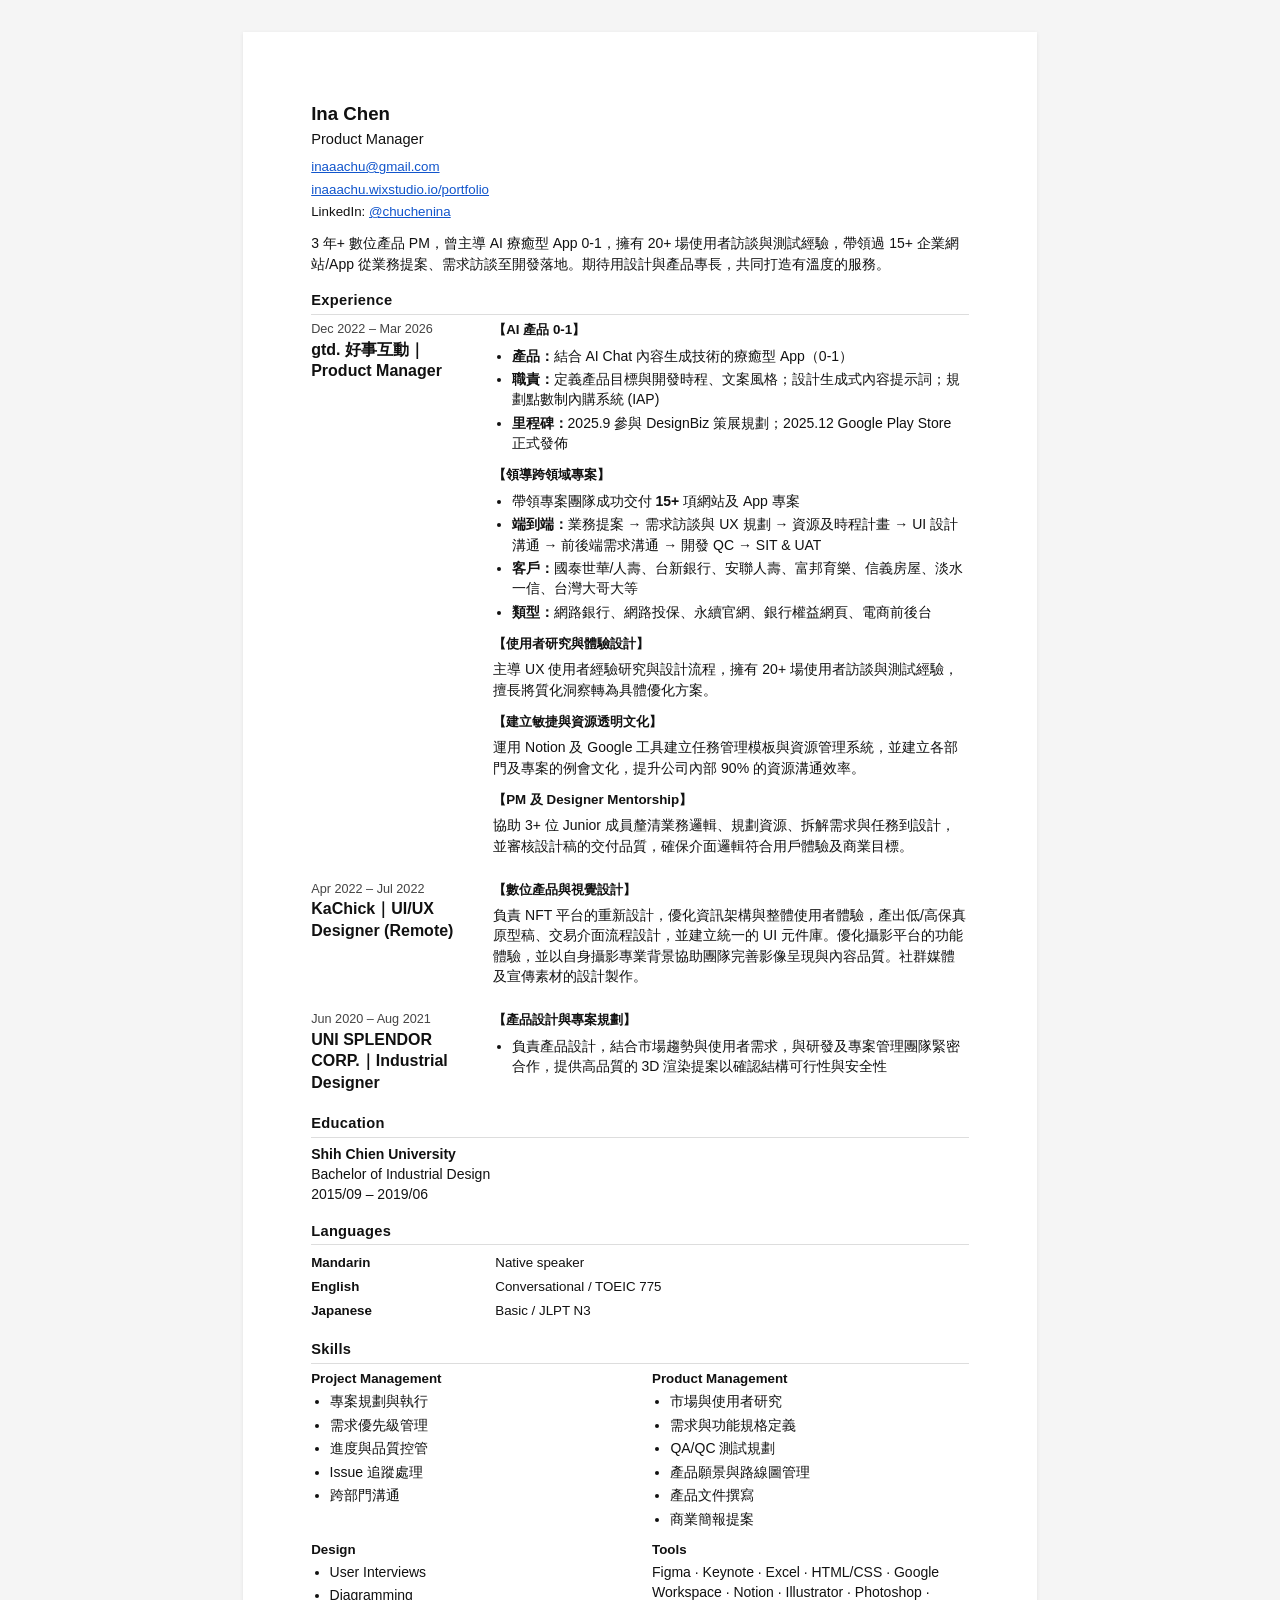
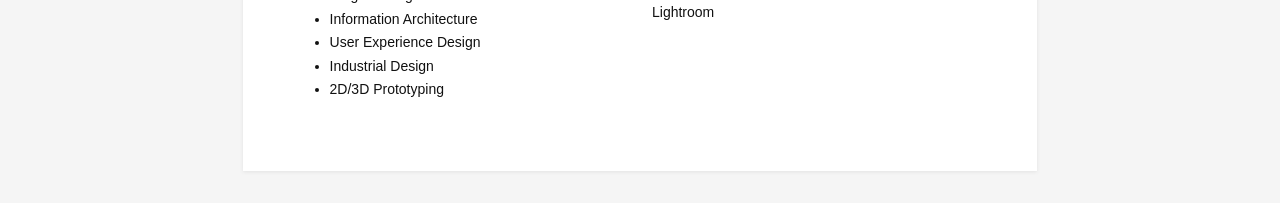
<file: index.html>
<!DOCTYPE html>
<html lang="zh-Hant">
<head>
  <meta charset="UTF-8">
  <meta name="viewport" content="width=device-width, initial-scale=1">
  <title>Ina Chen — Product Manager</title>
  <link rel="stylesheet" href="resume.css">
</head>
<!-- Google tag (gtag.js) -->
<script async src="https://www.googletagmanager.com/gtag/js?id=G-3KMPZRMYBZ"></script>
<script>
  window.dataLayer = window.dataLayer || [];
  function gtag(){dataLayer.push(arguments);}
  gtag('js', new Date());

  gtag('config', 'G-3KMPZRMYBZ');
</script>
<body>
  <article class="resume" data-variant="base-0522">
    <header>
      <h1>Ina Chen</h1>
      <p class="role">Product Manager</p>
      <ul class="contact">
        <li><a href="mailto:inaaachu@gmail.com">inaaachu@gmail.com</a></li>
        <li><a href="https://inaaachu.wixstudio.io/portfolio">inaaachu.wixstudio.io/portfolio</a></li>
        <li>LinkedIn: <a href="https://www.linkedin.com/in/chuchenina/">@chuchenina</a></li>
      </ul>
    </header>

    <section id="summary">
      <p class="summary">
        3 年+ 數位產品 PM，曾主導 AI 療癒型 App 0-1，擁有 20+ 場使用者訪談與測試經驗，帶領過 15+ 企業網站/App 從業務提案、需求訪談至開發落地。期待用設計與產品專長，共同打造有溫度的服務。
      </p>
    </section>

    <section id="experience">
      <h2>Experience</h2>

      <article class="job" data-job="gtd">
        <div class="job-aside">
          <p class="job-meta">Dec 2022 – Mar 2026</p>
          <h3>gtd. 好事互動｜Product Manager</h3>
        </div>
        <div class="job-detail">
        <h4>【AI 產品 0-1】</h4>
        <ul>
          <li><strong>產品：</strong>結合 AI Chat 內容生成技術的療癒型 App（0-1）</li>
          <li><strong>職責：</strong>定義產品目標與開發時程、文案風格；設計生成式內容提示詞；規劃點數制內購系統 (IAP)</li>
          <li><strong>里程碑：</strong>2025.9 參與 DesignBiz 策展規劃；2025.12 Google Play Store 正式發佈</li>
        </ul>

        <h4>【領導跨領域專案】</h4>
        <ul>
          <li>帶領專案團隊成功交付 <strong>15+</strong> 項網站及 App 專案</li>
          <li><strong>端到端：</strong>業務提案 → 需求訪談與 UX 規劃 → 資源及時程計畫 → UI 設計溝通 → 前後端需求溝通 → 開發 QC → SIT &amp; UAT</li>
          <li><strong>客戶：</strong>國泰世華/人壽、台新銀行、安聯人壽、富邦育樂、信義房屋、淡水一信、台灣大哥大等</li>
          <li><strong>類型：</strong>網路銀行、網路投保、永續官網、銀行權益網頁、電商前後台</li>
        </ul>

        <h4>【使用者研究與體驗設計】</h4>
        <p>主導 UX 使用者經驗研究與設計流程，擁有 20+ 場使用者訪談與測試經驗，擅長將質化洞察轉為具體優化方案。</p>

        <h4>【建立敏捷與資源透明文化】</h4>
        <p>運用 Notion 及 Google 工具建立任務管理模板與資源管理系統，並建立各部門及專案的例會文化，提升公司內部 90% 的資源溝通效率。</p>

        <h4>【PM 及 Designer Mentorship】</h4>
        <p>協助 3+ 位 Junior 成員釐清業務邏輯、規劃資源、拆解需求與任務到設計，並審核設計稿的交付品質，確保介面邏輯符合用戶體驗及商業目標。</p>
        </div>
      </article>

      <article class="job" data-job="kachick">
        <div class="job-aside">
          <p class="job-meta">Apr 2022 – Jul 2022</p>
          <h3>KaChick｜UI/UX Designer (Remote)</h3>
        </div>
        <div class="job-detail">
        <h4>【數位產品與視覺設計】</h4>
        <p>負責 NFT 平台的重新設計，優化資訊架構與整體使用者體驗，產出低/高保真原型稿、交易介面流程設計，並建立統一的 UI 元件庫。優化攝影平台的功能體驗，並以自身攝影專業背景協助團隊完善影像呈現與內容品質。社群媒體及宣傳素材的設計製作。</p>
        </div>
      </article>

      <article class="job" data-job="uni-splendor">
        <div class="job-aside">
          <p class="job-meta">Jun 2020 – Aug 2021</p>
          <h3>UNI SPLENDOR CORP.｜Industrial Designer</h3>
        </div>
        <div class="job-detail">
        <h4>【產品設計與專案規劃】</h4>
        <ul>
          <li>負責產品設計，結合市場趨勢與使用者需求，與研發及專案管理團隊緊密合作，提供高品質的 3D 渲染提案以確認結構可行性與安全性</li>
        </ul>
        </div>
      </article>
    </section>

    <section id="education">
      <h2>Education</h2>
      <p><strong>Shih Chien University</strong><br>
      Bachelor of Industrial Design<br>
      2015/09 – 2019/06</p>
    </section>

    <section id="languages">
      <h2>Languages</h2>
      <table class="lang-table">
        <tbody>
          <tr><th>Mandarin</th><td>Native speaker</td></tr>
          <tr><th>English</th><td>Conversational / TOEIC 775</td></tr>
          <tr><th>Japanese</th><td>Basic / JLPT N3</td></tr>
        </tbody>
      </table>
    </section>

    <section id="skills">
      <h2>Skills</h2>
      <div class="skills-grid">
        <div class="skill-block">
          <h4>Project Management</h4>
          <ul>
            <li>專案規劃與執行</li>
            <li>需求優先級管理</li>
            <li>進度與品質控管</li>
            <li>Issue 追蹤處理</li>
            <li>跨部門溝通</li>
          </ul>
        </div>
        <div class="skill-block">
          <h4>Product Management</h4>
          <ul>
            <li>市場與使用者研究</li>
            <li>需求與功能規格定義</li>
            <li>QA/QC 測試規劃</li>
            <li>產品願景與路線圖管理</li>
            <li>產品文件撰寫</li>
            <li>商業簡報提案</li>
          </ul>
        </div>
        <div class="skill-block">
          <h4>Design</h4>
          <ul>
            <li>User Interviews</li>
            <li>Diagramming</li>
            <li>Information Architecture</li>
            <li>User Experience Design</li>
            <li>Industrial Design</li>
            <li>2D/3D Prototyping</li>
          </ul>
        </div>
        <div class="skill-block">
          <h4>Tools</h4>
          <p class="tools-list">Figma · Keynote · Excel · HTML/CSS · Google Workspace · Notion · Illustrator · Photoshop · Lightroom</p>
        </div>
      </div>
    </section>
  </article>
</body>
</html>
</file>
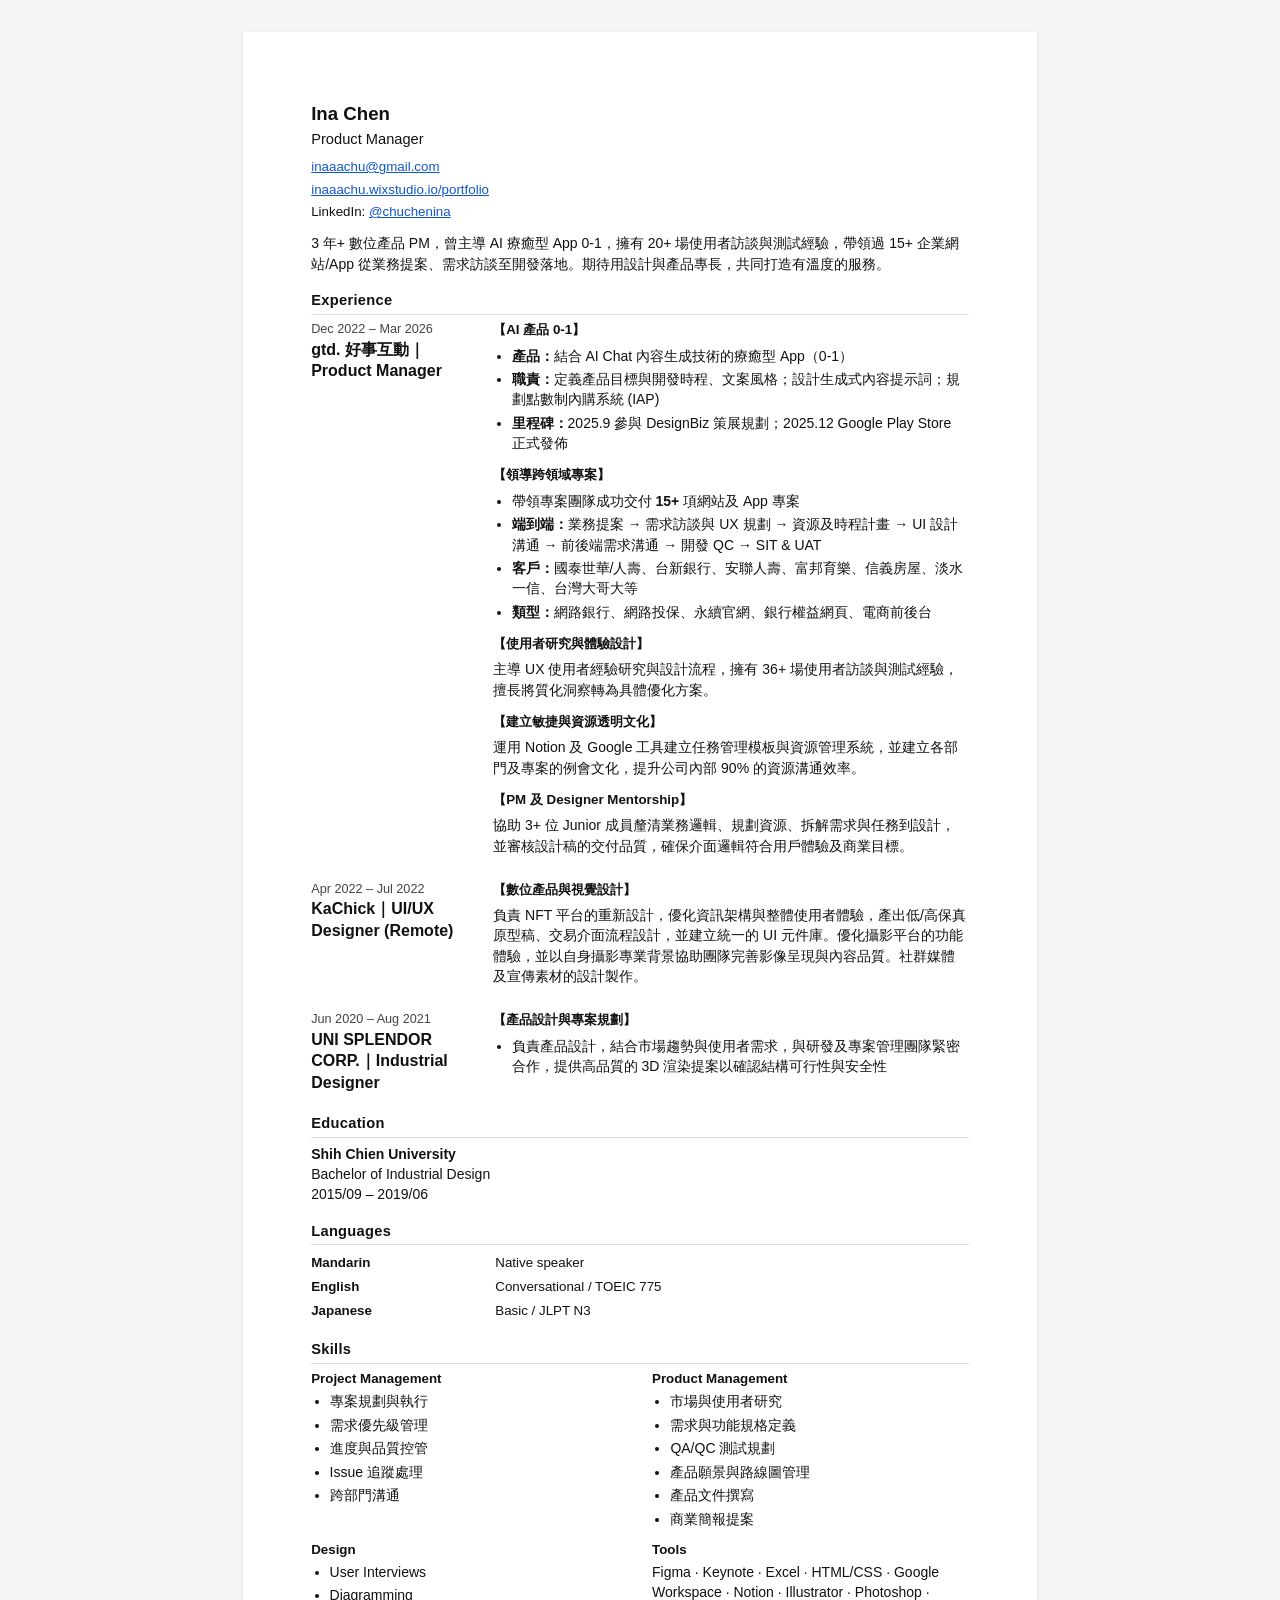
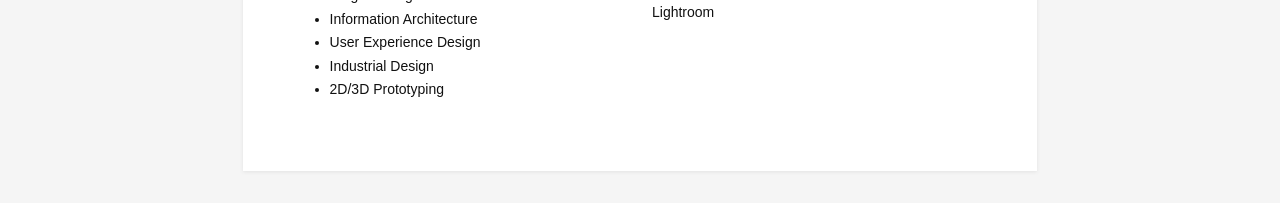
<file: resume.html>
<!DOCTYPE html>
<html lang="zh-Hant">
<head>
  <meta charset="UTF-8">
  <meta name="viewport" content="width=device-width, initial-scale=1">
  <title>Ina Chen — Product Manager</title>
  <link rel="stylesheet" href="resume.css">
</head>
<body>
  <article class="resume" data-variant="base-0522">
    <header>
      <h1>Ina Chen</h1>
      <p class="role">Product Manager</p>
      <ul class="contact">
        <li><a href="mailto:inaaachu@gmail.com">inaaachu@gmail.com</a></li>
        <li><a href="https://inaaachu.wixstudio.io/portfolio">inaaachu.wixstudio.io/portfolio</a></li>
        <li>LinkedIn: <a href="https://www.linkedin.com/in/chuchenina/">@chuchenina</a></li>
      </ul>
    </header>

    <section id="summary">
      <p class="summary">
        3 年+ 數位產品 PM，曾主導 AI 療癒型 App 0-1，擁有 20+ 場使用者訪談與測試經驗，帶領過 15+ 企業網站/App 從業務提案、需求訪談至開發落地。期待用設計與產品專長，共同打造有溫度的服務。
      </p>
    </section>

    <section id="experience">
      <h2>Experience</h2>

      <article class="job" data-job="gtd">
        <div class="job-aside">
          <p class="job-meta">Dec 2022 – Mar 2026</p>
          <h3>gtd. 好事互動｜Product Manager</h3>
        </div>
        <div class="job-detail">
        <h4>【AI 產品 0-1】</h4>
        <ul>
          <li><strong>產品：</strong>結合 AI Chat 內容生成技術的療癒型 App（0-1）</li>
          <li><strong>職責：</strong>定義產品目標與開發時程、文案風格；設計生成式內容提示詞；規劃點數制內購系統 (IAP)</li>
          <li><strong>里程碑：</strong>2025.9 參與 DesignBiz 策展規劃；2025.12 Google Play Store 正式發佈</li>
        </ul>

        <h4>【領導跨領域專案】</h4>
        <ul>
          <li>帶領專案團隊成功交付 <strong>15+</strong> 項網站及 App 專案</li>
          <li><strong>端到端：</strong>業務提案 → 需求訪談與 UX 規劃 → 資源及時程計畫 → UI 設計溝通 → 前後端需求溝通 → 開發 QC → SIT &amp; UAT</li>
          <li><strong>客戶：</strong>國泰世華/人壽、台新銀行、安聯人壽、富邦育樂、信義房屋、淡水一信、台灣大哥大等</li>
          <li><strong>類型：</strong>網路銀行、網路投保、永續官網、銀行權益網頁、電商前後台</li>
        </ul>

        <h4>【使用者研究與體驗設計】</h4>
        <p>主導 UX 使用者經驗研究與設計流程，擁有 36+ 場使用者訪談與測試經驗，擅長將質化洞察轉為具體優化方案。</p>

        <h4>【建立敏捷與資源透明文化】</h4>
        <p>運用 Notion 及 Google 工具建立任務管理模板與資源管理系統，並建立各部門及專案的例會文化，提升公司內部 90% 的資源溝通效率。</p>

        <h4>【PM 及 Designer Mentorship】</h4>
        <p>協助 3+ 位 Junior 成員釐清業務邏輯、規劃資源、拆解需求與任務到設計，並審核設計稿的交付品質，確保介面邏輯符合用戶體驗及商業目標。</p>
        </div>
      </article>

      <article class="job" data-job="kachick">
        <div class="job-aside">
          <p class="job-meta">Apr 2022 – Jul 2022</p>
          <h3>KaChick｜UI/UX Designer (Remote)</h3>
        </div>
        <div class="job-detail">
        <h4>【數位產品與視覺設計】</h4>
        <p>負責 NFT 平台的重新設計，優化資訊架構與整體使用者體驗，產出低/高保真原型稿、交易介面流程設計，並建立統一的 UI 元件庫。優化攝影平台的功能體驗，並以自身攝影專業背景協助團隊完善影像呈現與內容品質。社群媒體及宣傳素材的設計製作。</p>
        </div>
      </article>

      <article class="job" data-job="uni-splendor">
        <div class="job-aside">
          <p class="job-meta">Jun 2020 – Aug 2021</p>
          <h3>UNI SPLENDOR CORP.｜Industrial Designer</h3>
        </div>
        <div class="job-detail">
        <h4>【產品設計與專案規劃】</h4>
        <ul>
          <li>負責產品設計，結合市場趨勢與使用者需求，與研發及專案管理團隊緊密合作，提供高品質的 3D 渲染提案以確認結構可行性與安全性</li>
        </ul>
        </div>
      </article>
    </section>

    <section id="education">
      <h2>Education</h2>
      <p><strong>Shih Chien University</strong><br>
      Bachelor of Industrial Design<br>
      2015/09 – 2019/06</p>
    </section>

    <section id="languages">
      <h2>Languages</h2>
      <table class="lang-table">
        <tbody>
          <tr><th>Mandarin</th><td>Native speaker</td></tr>
          <tr><th>English</th><td>Conversational / TOEIC 775</td></tr>
          <tr><th>Japanese</th><td>Basic / JLPT N3</td></tr>
        </tbody>
      </table>
    </section>

    <section id="skills">
      <h2>Skills</h2>
      <div class="skills-grid">
        <div class="skill-block">
          <h4>Project Management</h4>
          <ul>
            <li>專案規劃與執行</li>
            <li>需求優先級管理</li>
            <li>進度與品質控管</li>
            <li>Issue 追蹤處理</li>
            <li>跨部門溝通</li>
          </ul>
        </div>
        <div class="skill-block">
          <h4>Product Management</h4>
          <ul>
            <li>市場與使用者研究</li>
            <li>需求與功能規格定義</li>
            <li>QA/QC 測試規劃</li>
            <li>產品願景與路線圖管理</li>
            <li>產品文件撰寫</li>
            <li>商業簡報提案</li>
          </ul>
        </div>
        <div class="skill-block">
          <h4>Design</h4>
          <ul>
            <li>User Interviews</li>
            <li>Diagramming</li>
            <li>Information Architecture</li>
            <li>User Experience Design</li>
            <li>Industrial Design</li>
            <li>2D/3D Prototyping</li>
          </ul>
        </div>
        <div class="skill-block">
          <h4>Tools</h4>
          <p class="tools-list">Figma · Keynote · Excel · HTML/CSS · Google Workspace · Notion · Illustrator · Photoshop · Lightroom</p>
        </div>
      </div>
    </section>
  </article>
</body>
</html>
</file>
<file: resume.css>
/* A4-friendly resume
   - resume.html          ← sync from base-0522.md（通用版）
   - resume-LineBank.html ← sync from variants/LineBank.md
*/

:root {
  --text: #111;
  --muted: #444;
  --accent: #1155cc;
  --font: "Microsoft YaHei", "PingFang TC", "Noto Sans TC", sans-serif;
  --font-en: Arial, Helvetica, sans-serif;
  --page-width: 210mm;
  --page-pad: 18mm;
}

* {
  box-sizing: border-box;
}

body {
  margin: 0;
  padding: 2rem 1rem;
  font-family: var(--font);
  font-size: 10.5pt;
  line-height: 1.45;
  color: var(--text);
  background: #f5f5f5;
}

.resume {
  max-width: var(--page-width);
  margin: 0 auto;
  padding: var(--page-pad);
  background: #fff;
  box-shadow: 0 1px 4px rgba(0, 0, 0, 0.08);
}

header {
  margin-bottom: 0.75rem;
}

h1 {
  margin: 0;
  font-family: var(--font-en);
  font-size: 14pt;
  font-weight: 700;
}

.role {
  margin: 0.15rem 0 0.4rem;
  font-family: var(--font-en);
  font-size: 11pt;
}

.contact {
  margin: 0;
  padding: 0;
  list-style: none;
  font-size: 10pt;
}

.contact a {
  color: var(--accent);
}

.summary {
  margin: 0.6rem 0 1rem;
}

h2 {
  margin: 1rem 0 0.35rem;
  font-family: var(--font-en);
  font-size: 11pt;
  font-weight: 700;
  letter-spacing: 0.02em;
  border-bottom: 1px solid #ddd;
  padding-bottom: 0.15rem;
}

h3 {
  margin: 0.85rem 0 0.1rem;
  font-size: 10.5pt;
  font-weight: 700;
}

/* Experience：左右欄（左：年分／公司／職稱；右：經歷列點） */
#experience .job {
  display: grid;
  grid-template-columns: minmax(9.5rem, 25%) 1fr;
  column-gap: 1.1rem;
  align-items: start;
  margin-bottom: 24px;
}

#experience .job:last-child {
  margin-bottom: 0;
}

#experience .job-aside {
  min-width: 0;
}

#experience .job-detail {
  min-width: 0;
}

#experience .job h3 {
  font-size: 16px;
  line-height: 1.35;
  margin: 0 0 4px;
}

#experience .job .job-meta {
  margin: 0 0 0;
}

#experience .job-detail h4 {
  margin-top: 12px;
  margin-bottom: 6px;
  font-size: 10pt;
  font-weight: 700;
}

#experience .job-detail h4:first-of-type {
  margin-top: 0;
}

#experience .job-detail h4 + ul,
#experience .job-detail h4 + p {
  margin-top: 0;
  margin-bottom: 0;
}

#experience .job-detail ul {
  margin-bottom: 0;
}

#experience .job-detail > ul:first-child {
  margin-top: 0;
}

@media (max-width: 767px) {
  #experience .job {
    grid-template-columns: 1fr;
    column-gap: 0;
    row-gap: 0.25rem;
  }
}

.job-meta {
  margin: 0 0 0.35rem;
  color: var(--muted);
  font-size: 9.5pt;
}

h4 {
  margin: 0.5rem 0 0.15rem;
  font-size: 10pt;
  font-weight: 700;
}

p {
  margin: 0 0 0.35rem;
}

ul {
  margin: 0.15rem 0 0.5rem;
  padding-left: 1.15rem;
}

li {
  margin-bottom: 0.2rem;
}

.skills-grid {
  display: grid;
  grid-template-columns: 1fr 1fr;
  gap: 0.5rem 1.5rem;
  margin-top: 0.35rem;
}

.skill-block h4 {
  margin-top: 0;
}

.skill-block ul {
  margin-bottom: 0;
}

.skill-block--full {
  grid-column: 1 / -1;
}

.tools-list {
  margin: 0.15rem 0 0;
  padding: 0;
  list-style: none;
}

.lang-table {
  width: 100%;
  border-collapse: collapse;
  font-size: 10pt;
  margin: 0.25rem 0 0;
}

.lang-table th,
.lang-table td {
  text-align: left;
  padding: 0.15rem 0.5rem 0.15rem 0;
  vertical-align: top;
}

.lang-table th {
  font-weight: 700;
  width: 28%;
}

@media print {
  body {
    padding: 0;
    background: #fff;
  }

  .resume {
    box-shadow: none;
    max-width: none;
    padding: var(--page-pad);
  }

  a {
    color: var(--text);
    text-decoration: none;
  }
}
</file>
